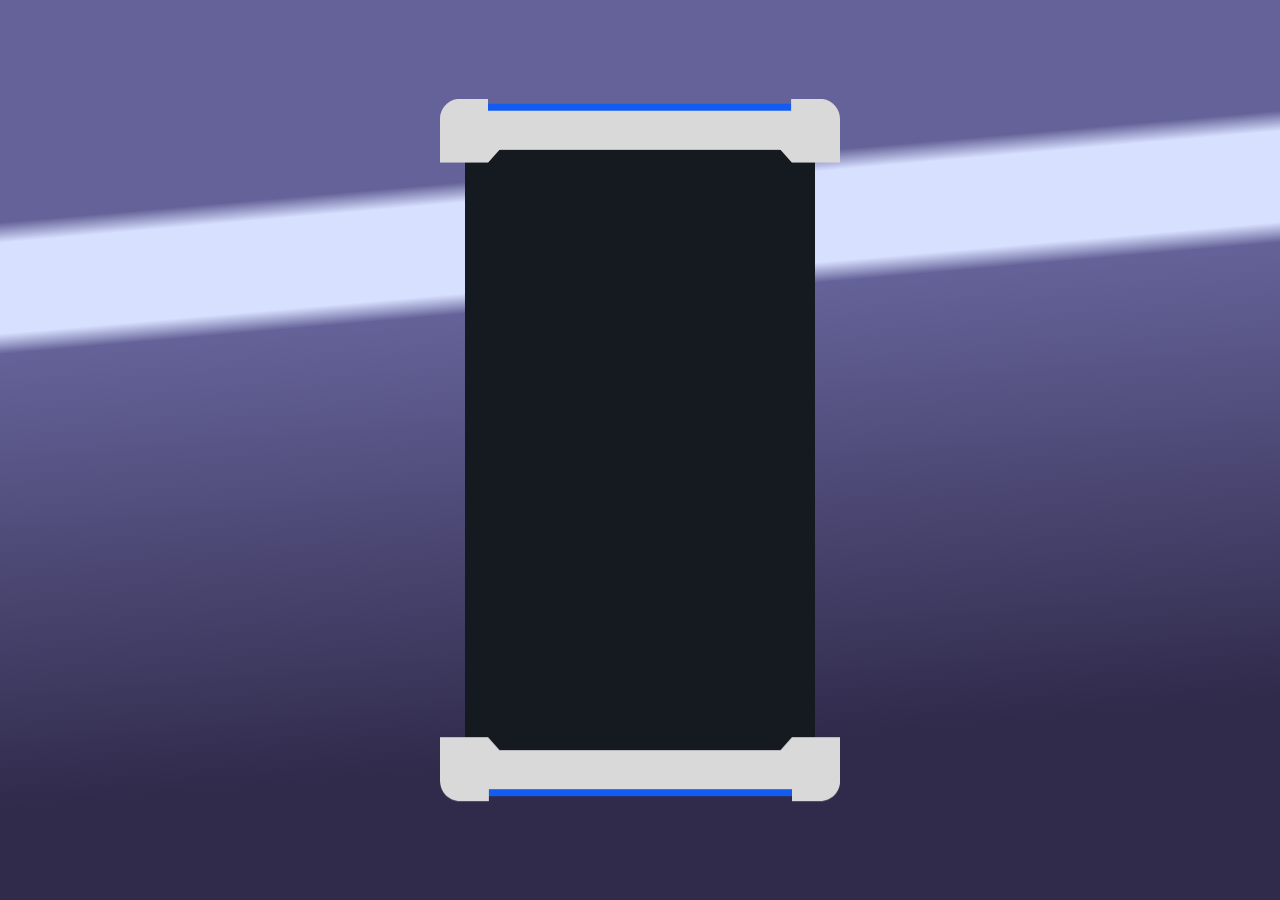
<file: Calculator-Yuuka/index.html>
<!DOCTYPE html>
<html lang="en">
<head>
    <meta charset="UTF-8">
    <meta name="viewport" content="width=device-width, initial-scale=1.0">
    <title>Yuuka Calculator (Basic)</title>
    <link rel="stylesheet" href="./style.css">
    <!-- google font for displaying -->
    <link href="https://fonts.googleapis.com/css?family=Agdasima" rel="stylesheet">
    <meta name='robots' content='noindex,nofollow' />
</head>
<body>
    <div class="calculator">
        <div class="top-on" id="top"></div>
        <div class="cal-area">
            <div class="calculator-body">
                <div class="display" id="display">
                    <!-- Display area -->
                </div>
                <div class="numpad-col">
                    <div class="numpad-row">
                        <button class="num-btn" id="num9">9</button>
                        <button class="num-btn" id="num8">8</button>
                        <button class="num-btn" id="num6">6</button>
                    </div>
                    <div class="numpad-row">
                        <button class="num-btn" id="num7">7</button>
                        <button class="num-btn" id="num5">5</button>
                        <button class="num-btn" id="num3">3</button>
                    </div>
                    <div class="numpad-row">
                        <button class="num-btn" id="num4">4</button>
                        <button class="num-btn" id="num2">2</button>
                        <button class="num-btn" id="num1">1</button>
                    </div>
                    <button class="num-btn" id="num0">0</button>
                </div>
                <div class="move-up">
                    <div class="mini-btnset">
                        <div class="mini-btnset-col">
                            <div class="mini-btnset-row">
                                <button class="other-btn" id="add">+</button>
                                <button class="other-btn" id="dif">-</button>
                                <button class="other-btn" id="mul">*</button>
                                <button class="other-btn" id="div">/</button>
                            </div>
                            <div class="mini-btnset-row">
                                <button class="other-btn" id="equal">=</button>
                                <button class="other-btn" id="del">C</button>
                            </div>
                        </div>
                    </div>
                </div>
                <button class="other-btn" style="position: absolute; margin-top: 550px; transform: rotate(0deg);" id="dot">.</button>
                <div class="dot" style="margin-right: 250px; margin-top: 20px;"></div>
                <div class="dot" style="margin-right: 250px; margin-top: 560px;"></div>
                <div class="right-btn"></div>
                <div class="switch-btnset">
                    <div class="switch-btnset-sub">
                        <div class="switch-btn"></div>
                        <div class="switch-btn"></div>
                    </div>
                    <div class="switch-btnset-sub">
                        <div class="switch-btn"></div>
                        <div class="switch-btn"></div>
                    </div>
                </div>
            </div>
        </div>
        <div class="bottom-on" id="bottom"></div>
    </div>
</body>
<script src="./script.js"></script>
</html>
</file>
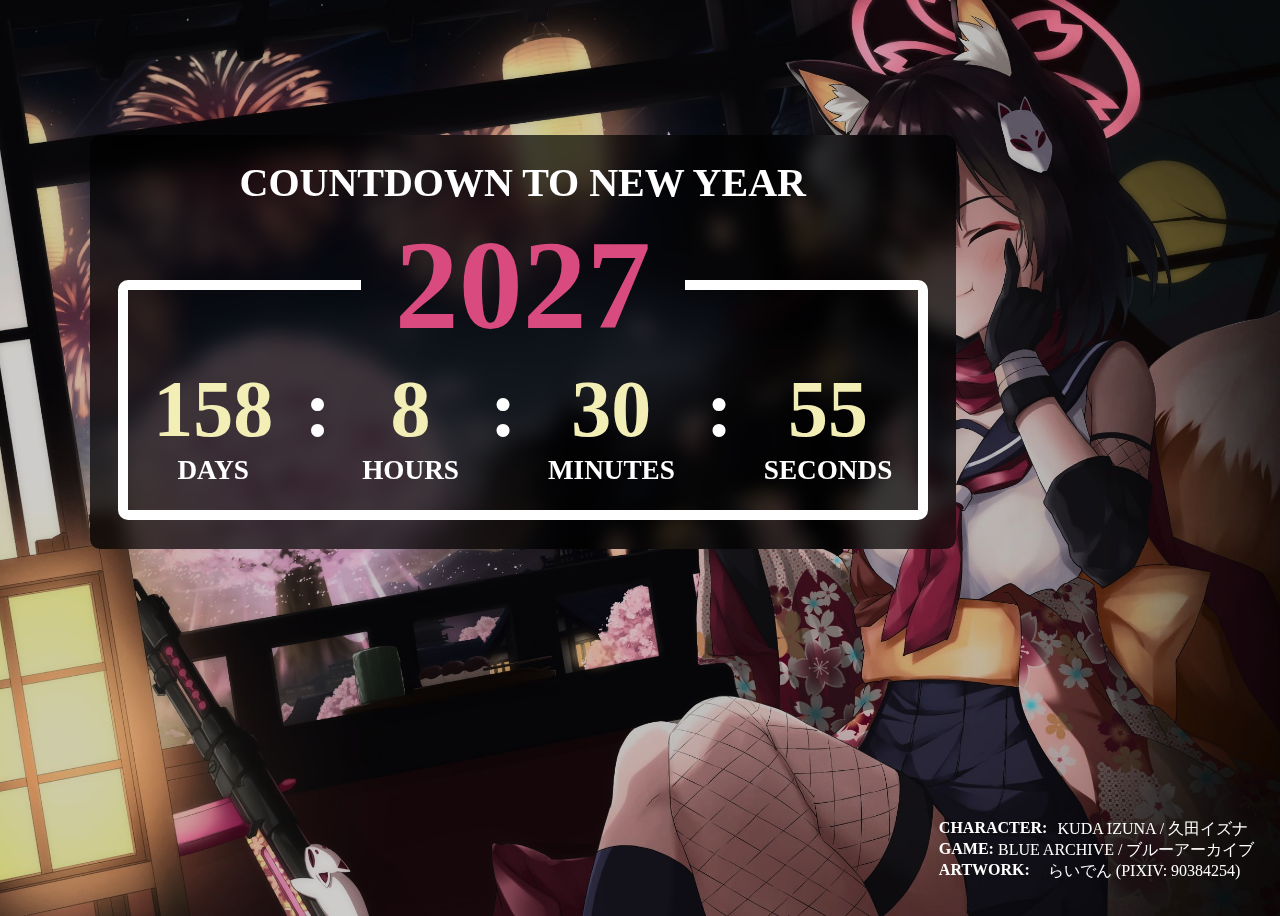
<file: CD_timer/index.html>
<!DOCTYPE html>
<html lang="en">
  <head>
    <meta charset="UTF-8" />
    <meta name="viewport" content="width=device-width, initial-scale=1.0" />
    <title>Countdown Timer</title>
    <link rel="stylesheet" href="./style.css" />
    <meta name='robots' content='noindex,nofollow' />
  </head>

  <body>
    <div class="content">
      <fieldset class="blur-bg">
        <legend class="cd-text">Countdown to New Year</legend>
        <fieldset class="cool-box">
          <legend class="yearNumber" id="yearNo"></legend>
          <div>
            <div class="countdown">
              <span class="timer" id="day"></span>Days
            </div>
            <div class="countdown colon"><span>:</span>&nbsp;</div>
            <div class="countdown">
              <span class="timer" id="hour"></span>Hours
            </div>
            <div class="countdown colon"><span>:</span>&nbsp;</div>
            <div class="countdown">
              <span class="timer" id="minute"></span>Minutes
            </div>
            <div class="countdown colon"><span>:</span>&nbsp;</div>
            <div class="countdown">
              <span class="timer" id="second"></span>Seconds
            </div>
          </div>
        </fieldset>
      </fieldset>
    </div>
    <div class="info">
      <div class="info-row">
        <div class="info-label">Character:&nbsp;</div>
        <div class="info-value">Kuda Izuna / 久田イズナ</div>
      </div>
      <div class="info-row">
        <div class="info-label">Game:&nbsp;</div>
        <div class="info-value">Blue Archive / ブルーアーカイブ</div>
      </div>
      <div class="info-row">
        <div class="info-label">Artwork:&nbsp;</div>
        <div class="info-value">らいでん (Pixiv: 90384254)</div>
      </div>
    </div>
  </body>
  <script src="./script.js"></script>
</html>
</file>
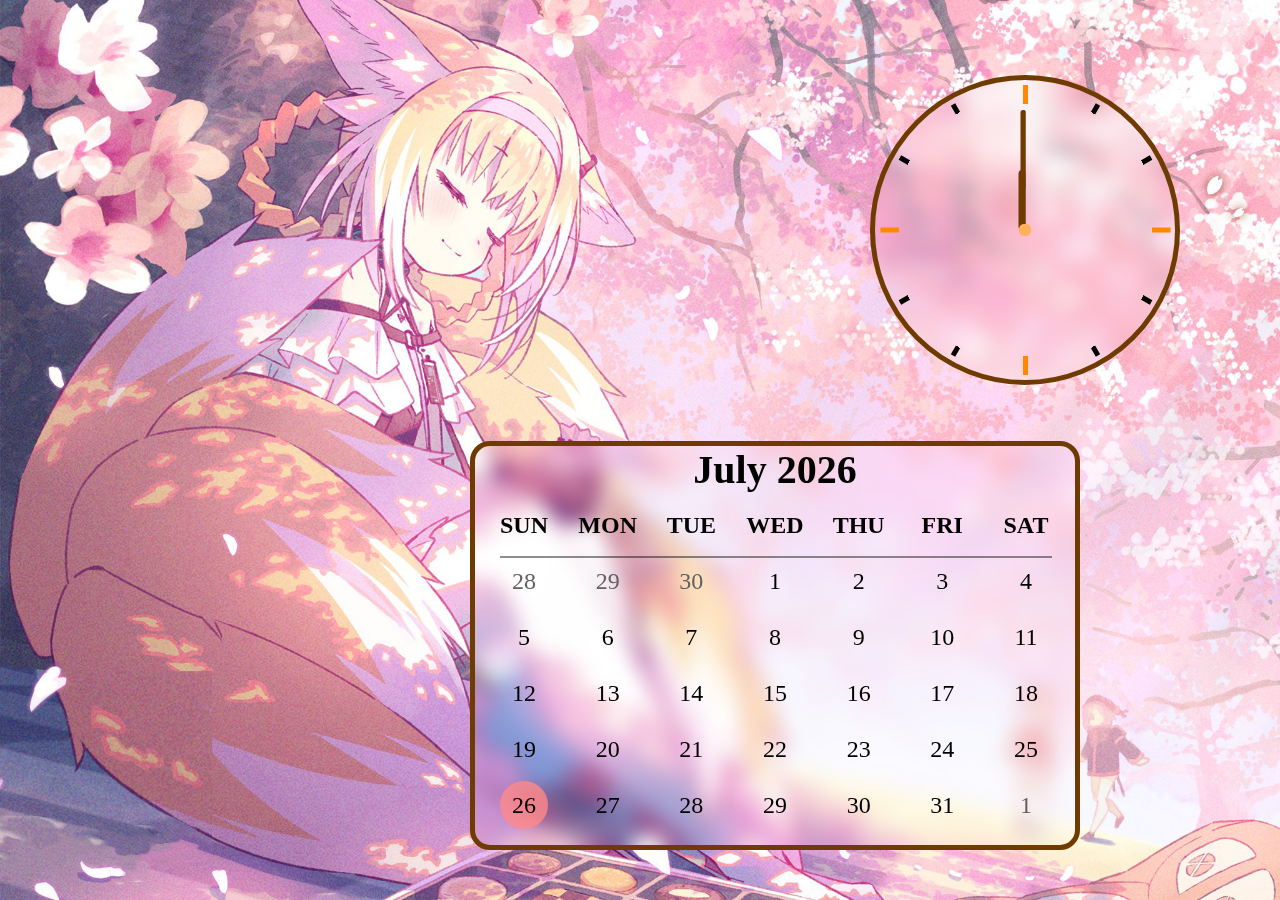
<file: ClockAndCalendar/index.html>
<!DOCTYPE html>
<html lang="en">
<head>
    <meta charset="UTF-8">
    <meta name="viewport" content="width=device-width, initial-scale=1.0">
    <title>Clock & Calandar</title>
    <link rel="stylesheet" href="./style.css">
    <meta name='robots' content='noindex,nofollow' />
</head>
<body>
    <div class="clock-zone blur-bd">
        <div class="dalline"></div>
        <div class="dalline"></div>
        <div class="dalline"></div>
        <div class="dalline"></div>
        <div class="dalline"></div>
        <div class="dalline"></div>
        <div class="dalline"></div>
        <div class="dalline"></div>
        <div class="dalline"></div>
        <div class="dalline"></div>
        <div class="dalline"></div>
        <div class="dalline"></div>

        <div class="hour-hand" id="hour"></div>
        <div class="minute-hand" id="minute"></div>
        <div class="second-hand" id="second"></div>
        <div class="pin-hand"></div>
    </div>
    <div class="calendar-zone blur-bd">
        <div class="calendar-month"></div>
        <div class="calendar-week week-title">
            <div class="calendar-day day-title">SUN</div>
            <div class="calendar-day day-title">MON</div>
            <div class="calendar-day day-title">TUE</div>
            <div class="calendar-day day-title">WED</div>
            <div class="calendar-day day-title">THU</div>
            <div class="calendar-day day-title">FRI</div>
            <div class="calendar-day day-title">SAT</div>
        </div>
        <div class="calendar-content" id="dateContent">
        </div>
    </div>
</body>
<script src="./script.js"></script>
</html>
</file>
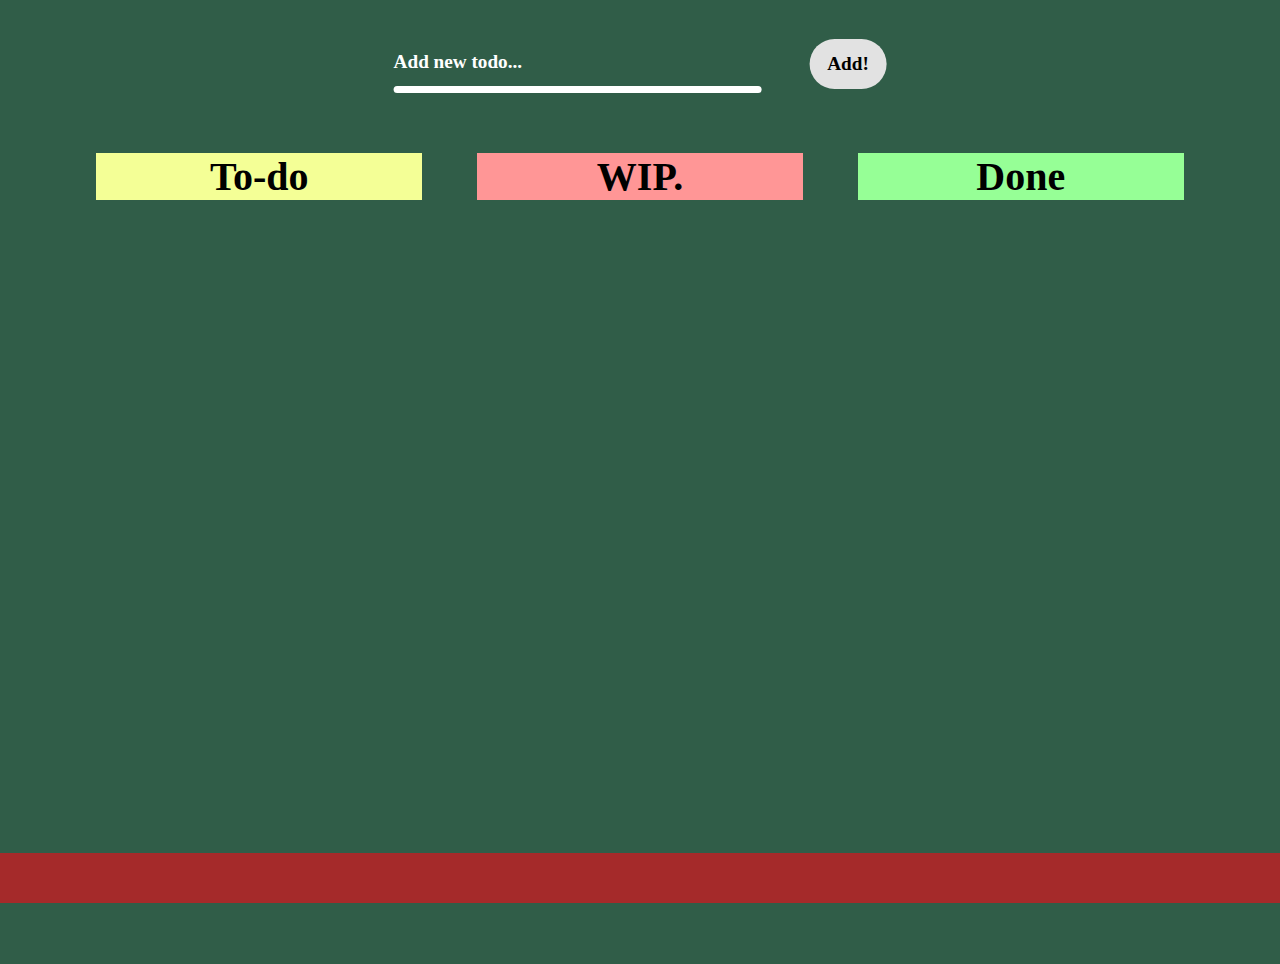
<file: Kanban_pureJS/index.html>
<!DOCTYPE html>
<html lang="en">
  <head>
    <meta charset="UTF-8" />
    <meta name="viewport" content="width=device-width, initial-scale=1.0" />
    <title>Kanban_pureJS</title>
    <link rel="stylesheet" href="./style.css" />
    <meta name='robots' content='noindex,nofollow' />
  </head>
    <div class="addTodo">
        <div class="addTodo-inputBox">
            <input class="addTodo-input" name="addTodo" id="addTodo-input" required/>
            <span class="addTodo-label">Add new todo...</span>
        </div>
        <button class="addTodo-btn">Add!</button>
    </div>
    <div class="kb-table">
        <div class="kb-section" ondrop="onDrop(event)" ondragover="allowDrop(event)">
            <div class="kb-title todo-title">
                <h1>To-do</h1>    
            </div>
            <div class="kb-list" id="todo">
            </div>
        </div>
        <div class="kb-section" ondrop="onDrop(event)" ondragover="allowDrop(event)">
            <div class="kb-title wip-title">
                <h1>WIP.</h1>
            </div>
            <div class="kb-list" id="wip">
            </div>
        </div>
        <div class="kb-section" ondrop="onDrop(event)" ondragover="allowDrop(event)">
            <div class="kb-title done-title">
                <h1>Done</h1>
            </div>
            <div class="kb-list" id="done">    
            </div>
        </div>
    </div>
    <div class="kb-remove" ondrop="onDrop(event)" ondragover="allowDrop(event)"></div>
  </body>
  <script src="./script.js"></script>
</html>
</file>
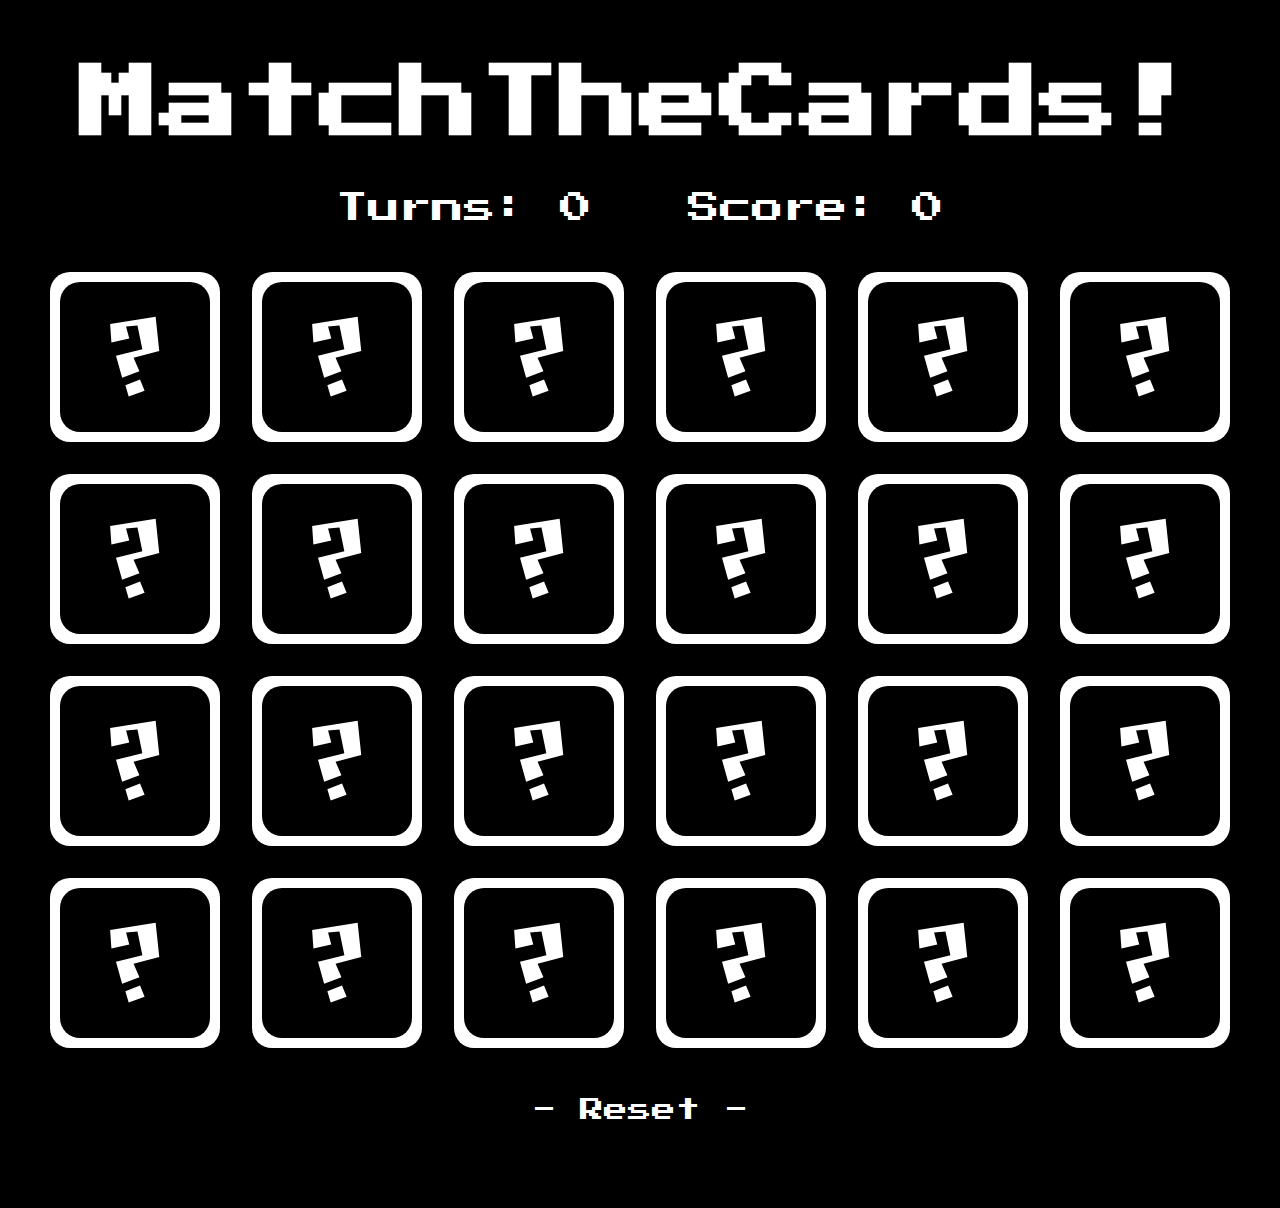
<file: MatchTheCards/index.html>
<!DOCTYPE html>
<html lang="en">
<head>
    <meta charset="UTF-8">
    <meta name="viewport" content="width=device-width, initial-scale=1.0">
    <title>Match the Cards</title>
    <link rel="stylesheet" href="./style.css">
    <link rel="stylesheet"href="https://fonts.googleapis.com/css?family=Press Start 2P">
</head>
<body>
    <div class="title">MatchTheCards!</div>
    <div class="scoreboard">
        <div>Turns: <span id="turnNo">0</span></div>
        <div>Score: <span id="pts">0</span></div>
    </div>
    <div class="game-board">
    </div>
    <div class="options">
        <button class="resetBtn">Reset</button>
    </div>
    <div class="barrier"></div>
</body>
<script src="./script.js"></script>
</html>
</file>
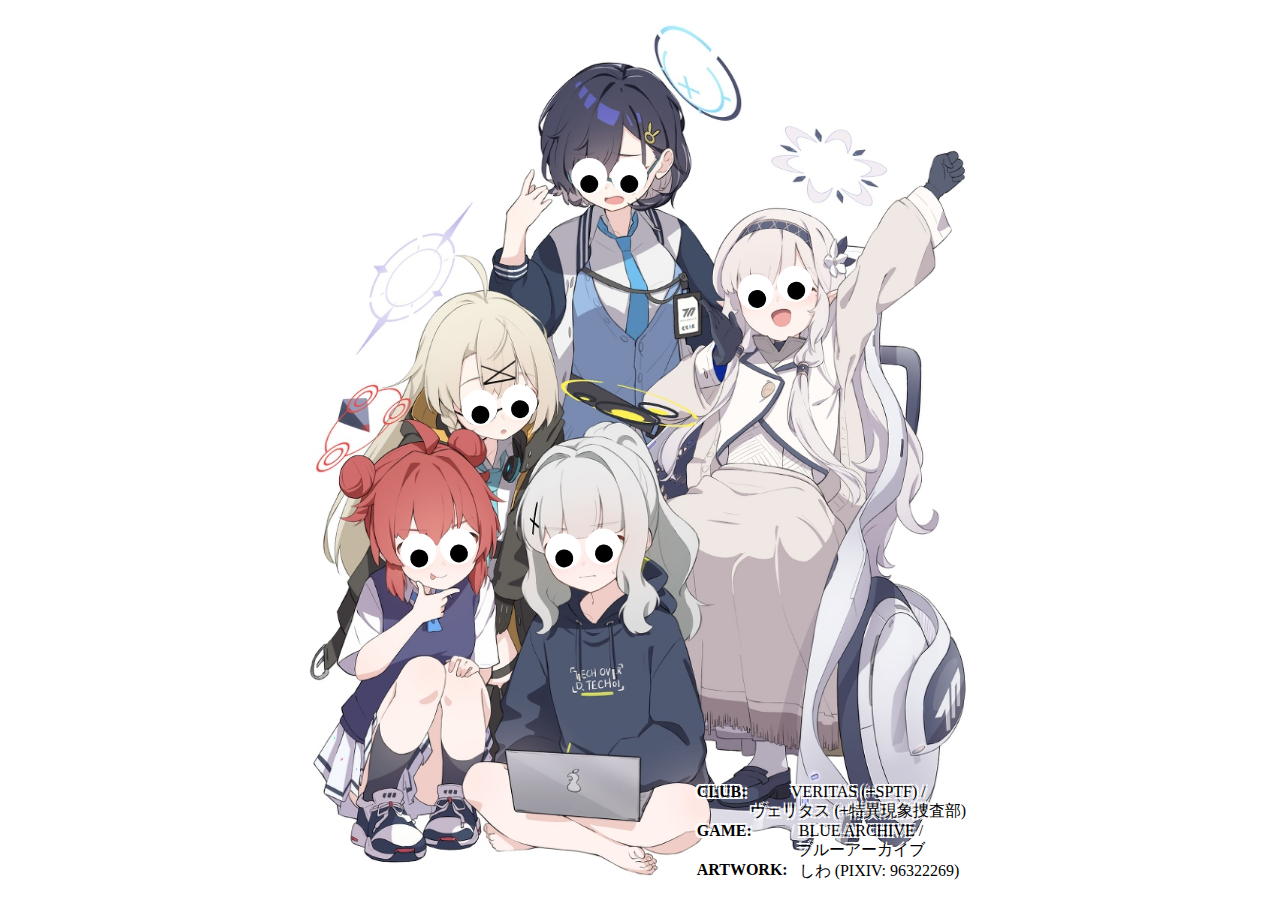
<file: MotionEyes/index.html>
<!DOCTYPE html>
<html lang="en">
<head>
    <meta charset="UTF-8">
    <meta name="viewport" content="width=device-width, height=device-height, initial-scale=1.0">
    <title>Motion Eyes</title>
    <link rel="stylesheet" href="./style.css">
    <meta name='robots' content='noindex,nofollow' />
</head>
<body>
    <div class="bgImage">
        <div class="eyes" id="chihiro">
            <div class="eye">
            </div>
            <div class="eye">
            </div>
        </div>
        <div class="eyes" id="kotama">
            <div class="eye">
            </div>
            <div class="eye">
            </div>
        </div>
        <div class="eyes" id="himari">
            <div class="eye">
            </div>
            <div class="eye">
            </div>
        </div>
        <div class="eyes" id="maki">
            <div class="eye">
            </div>
            <div class="eye">
            </div>
        </div>
        <div class="eyes" id="hare">
            <div class="eye">
            </div>
            <div class="eye">
            </div>
        </div>
        <div class="info">
            <div class="info-row">
              <div class="info-label">Club:&nbsp;</div>
              <div class="info-value">Veritas (+SPTF) /<br> ヴェリタス (+特異現象捜査部)</div>
            </div>
            <div class="info-row">
              <div class="info-label">Game:&nbsp;</div>
              <div class="info-value">Blue Archive /<br> ブルーアーカイブ</div>
            </div>
            <div class="info-row">
              <div class="info-label">Artwork:&nbsp;</div>
              <div class="info-value">しわ (Pixiv: 96322269)</div>
            </div>
          </div>
    </div>

</body>
<script src="./script.js"></script>
</html>
</file>
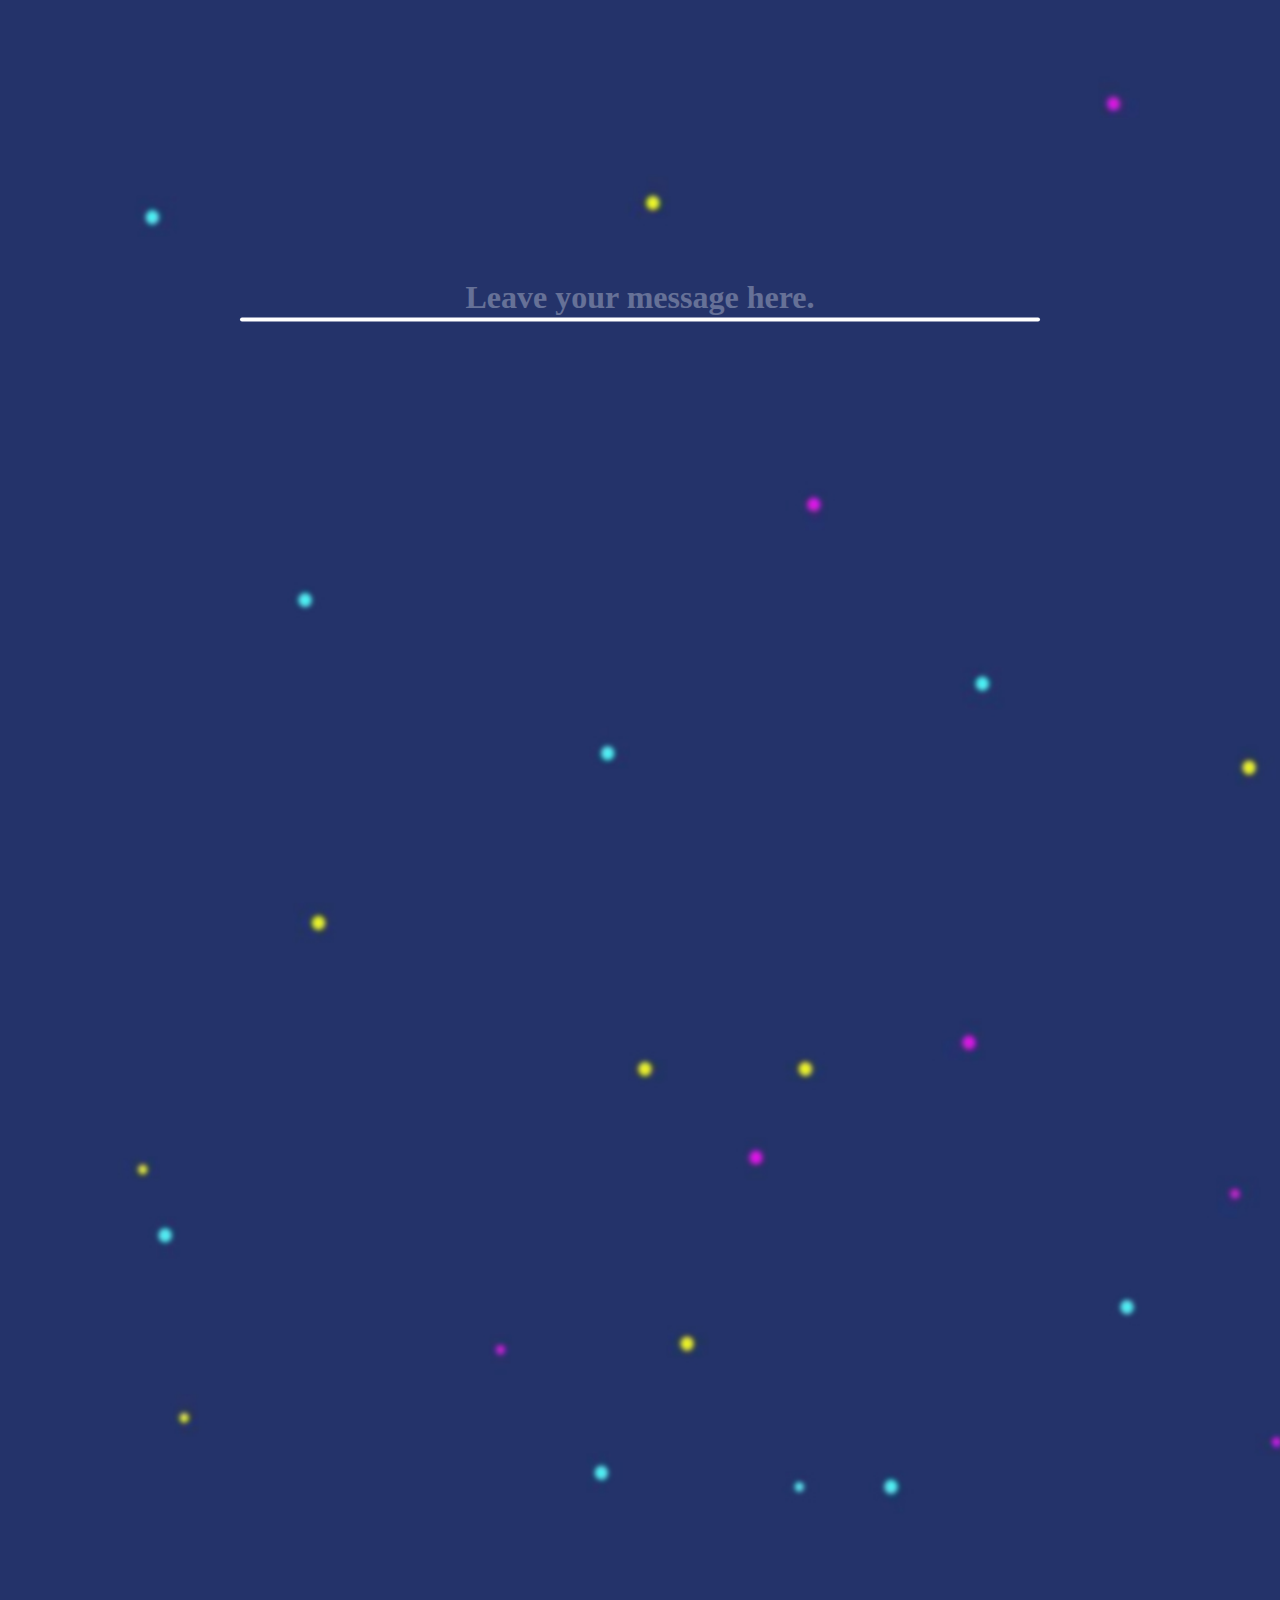
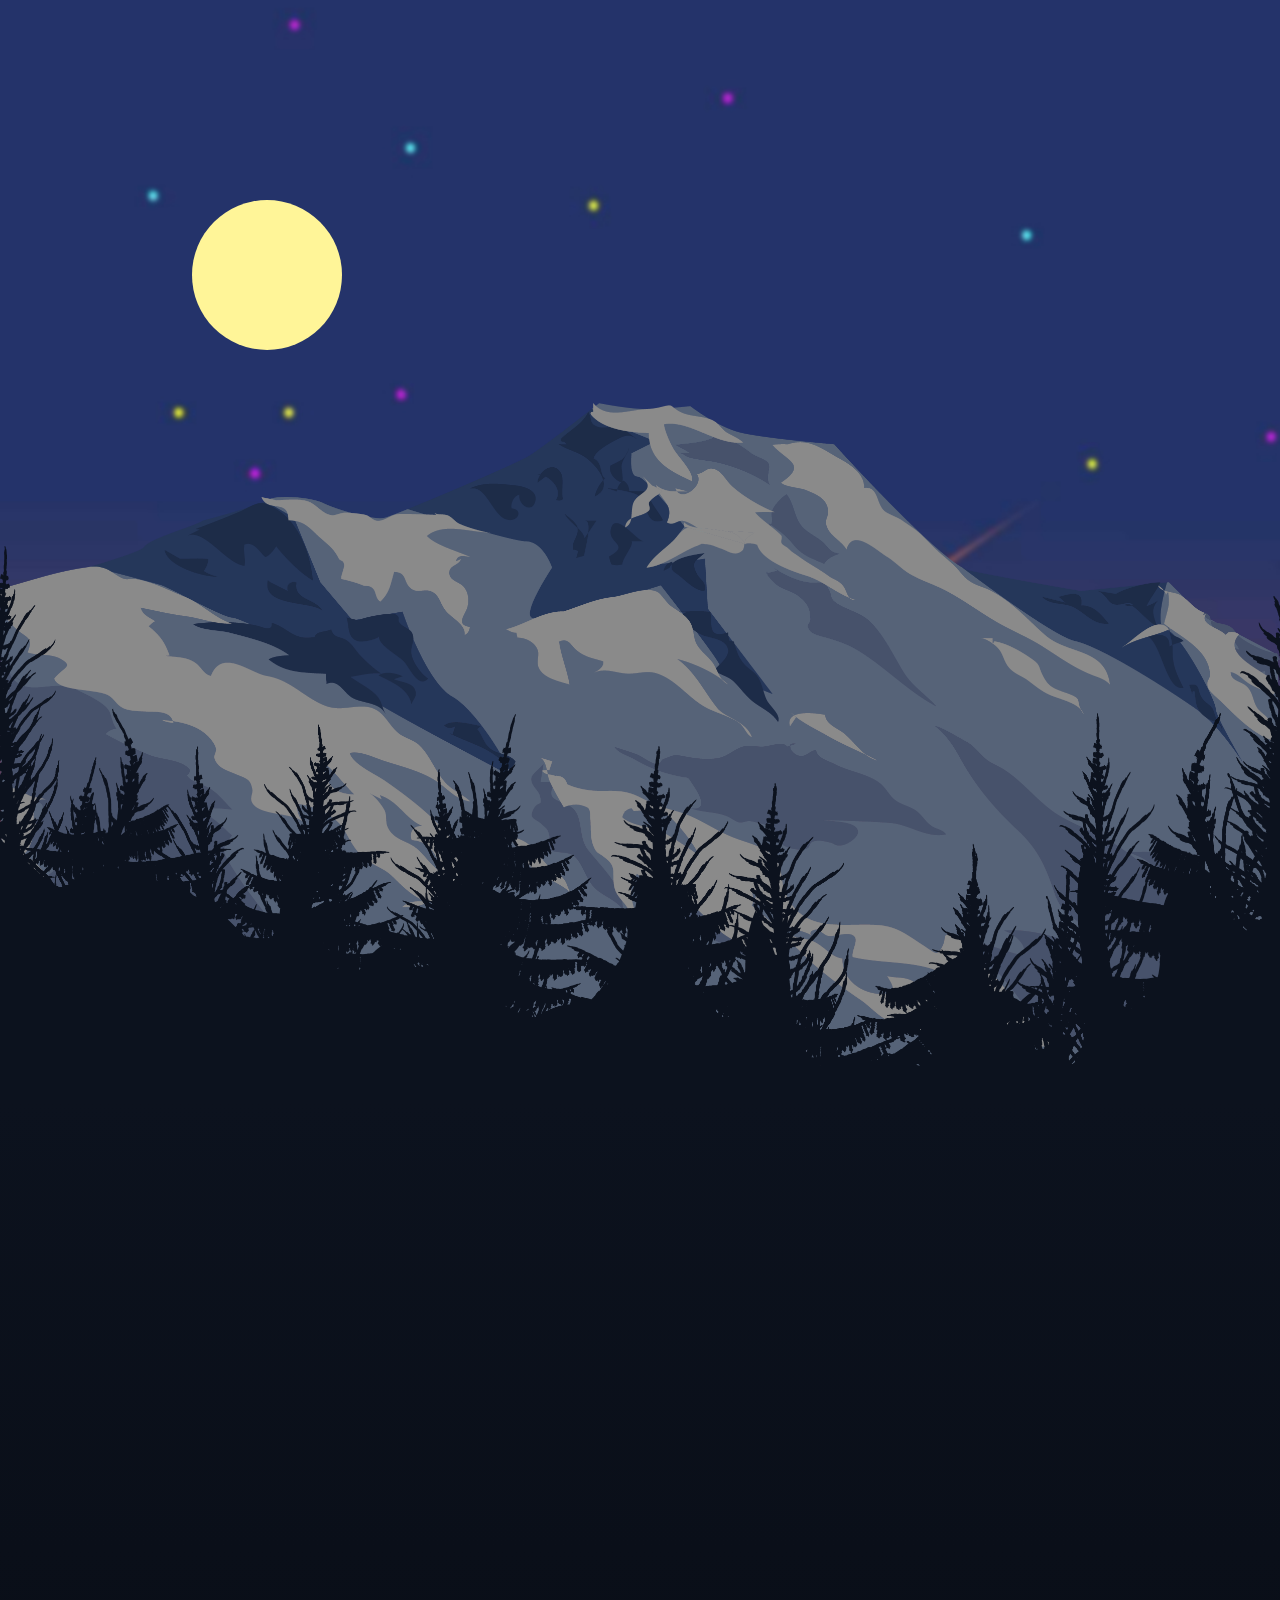
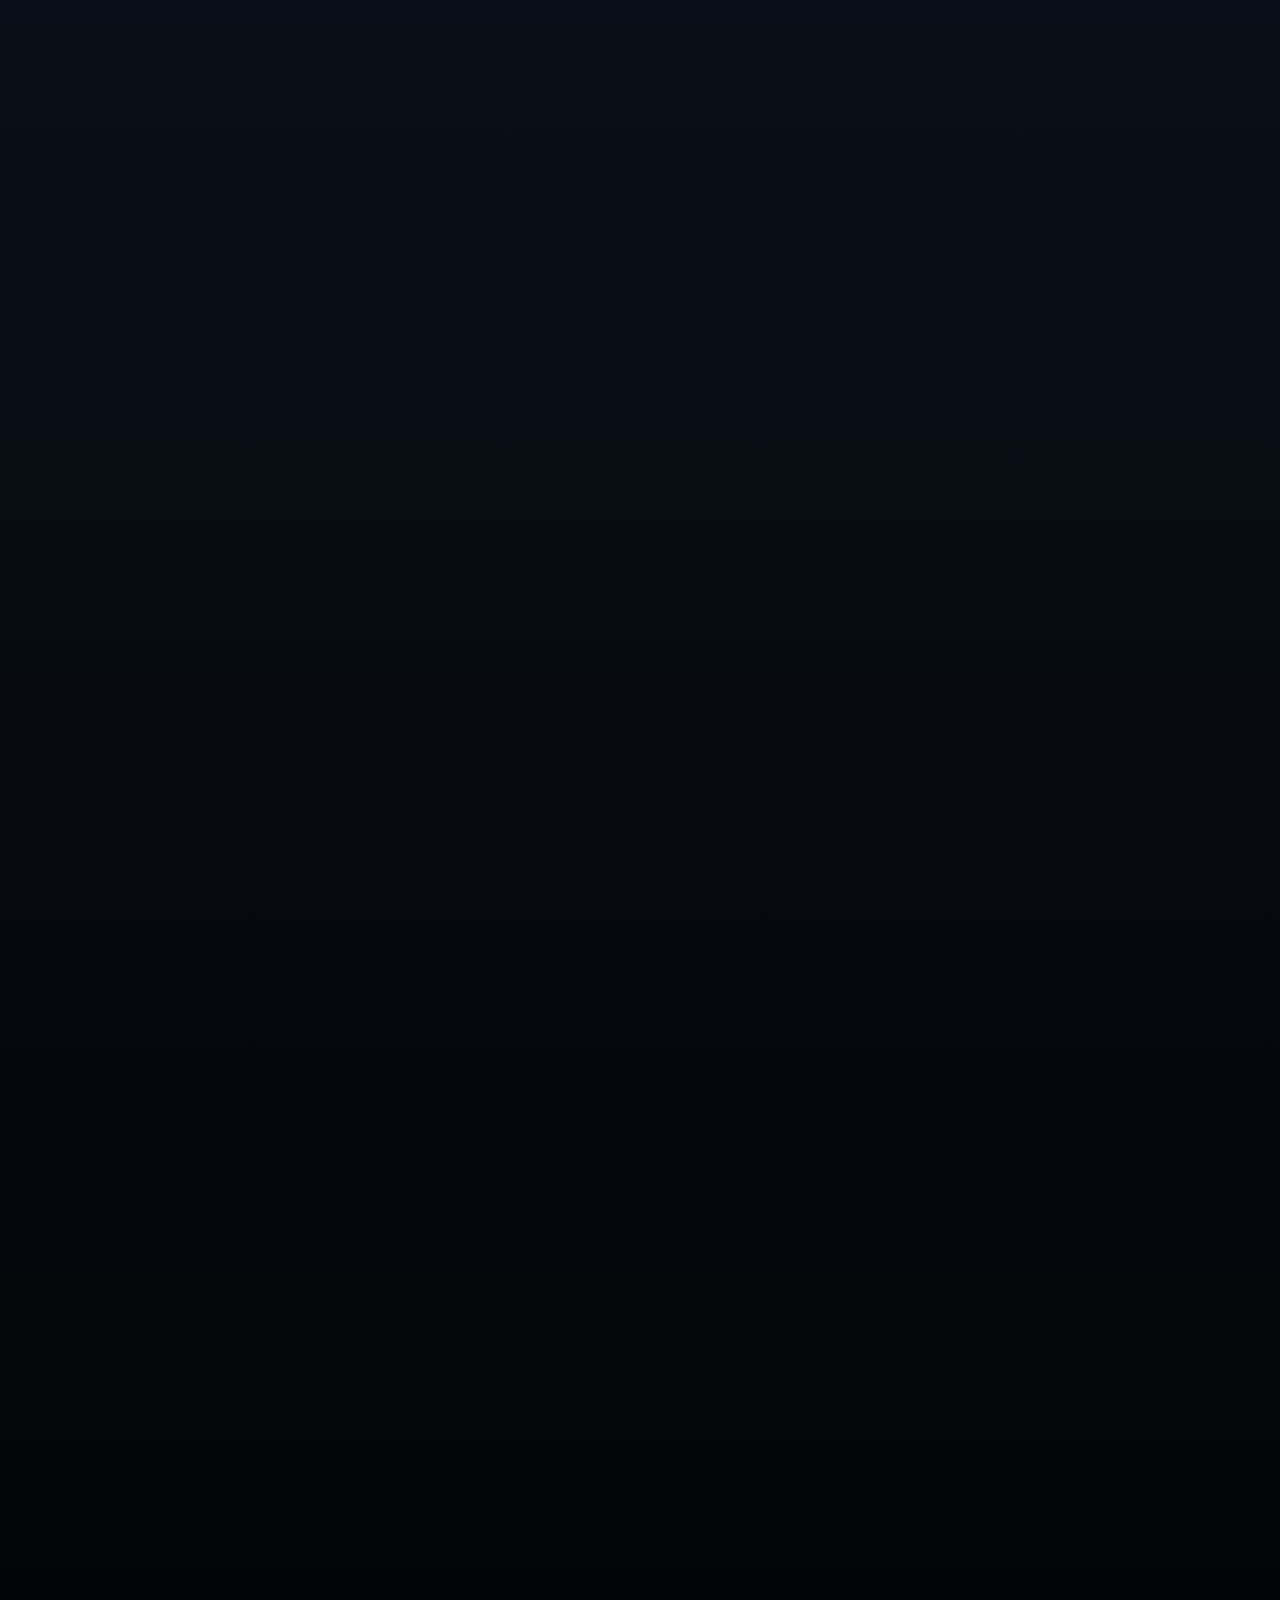
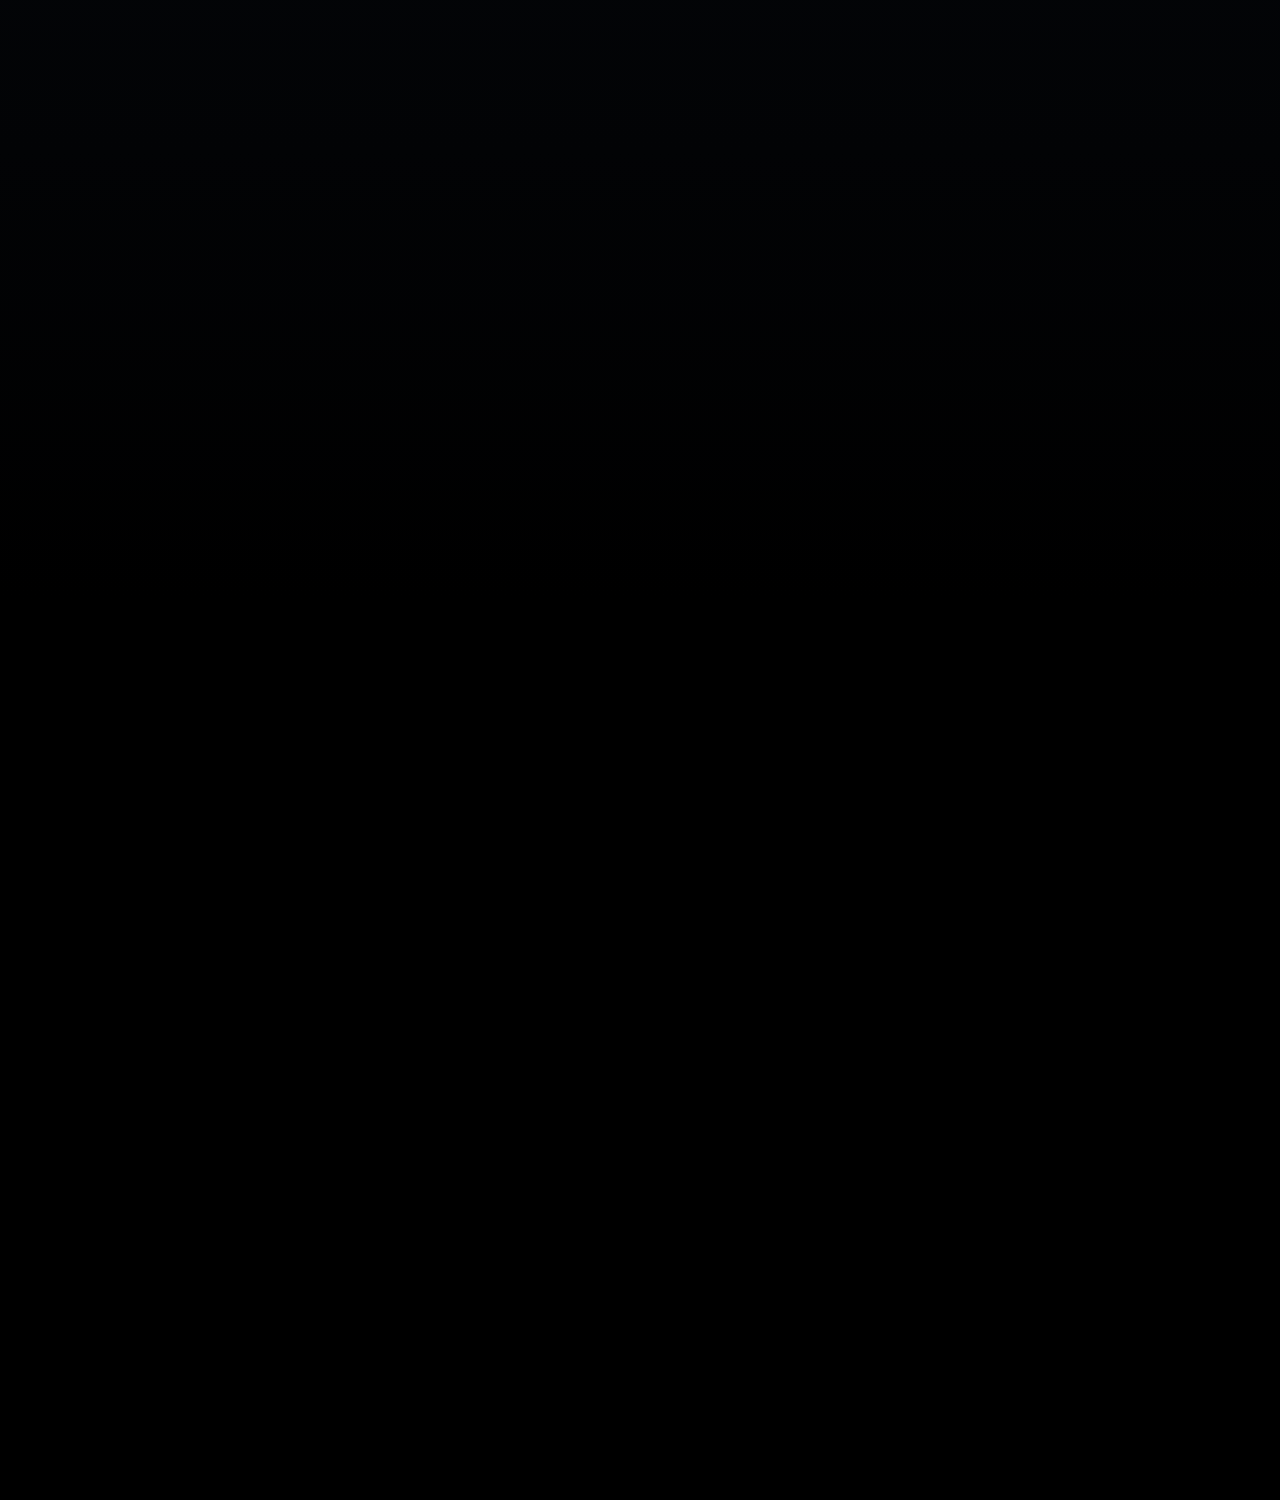
<file: parallax/index.html>
<!DOCTYPE html>
<html lang="en">
<head>
    <meta charset="UTF-8">
    <title>Parallax</title>
    <link rel="stylesheet" href="./style.css">
    <meta name='robots' content='noindex,nofollow' />
</head>
<body onload="setScroll()">
    <div class="parallax">
        <div class="sky-bg"></div>
        <div class="input-form">
            <input class="input-box" id="title-text" name="title-text" type="text" maxlength="30" required/>
            <div class="label"><h3 class="text-label"></h3></div>
        </div>
        <div class="moon"></div>
        <div class="mt"></div>
        <div class="display-text"><h1 id="msg"></h1></div>
        <div class="abyss"></div>
        <div class="bottom">
            <div class="meetText"><h2>You've found Skadi the Corrupting Heart!</h2></div>
            <div class="skadi">
                <div class="headArea"></div>
                <div class="headpatGif"></div>
            </div>
            <div class="hp">
                <h2 class="hp-text">hover on her head to headpat</h2>
            </div>
        </div>
    </div>
</body>
<script src="./script.js"></script>
<script src="./smoothScroll.js"></script>
</html>
</file>
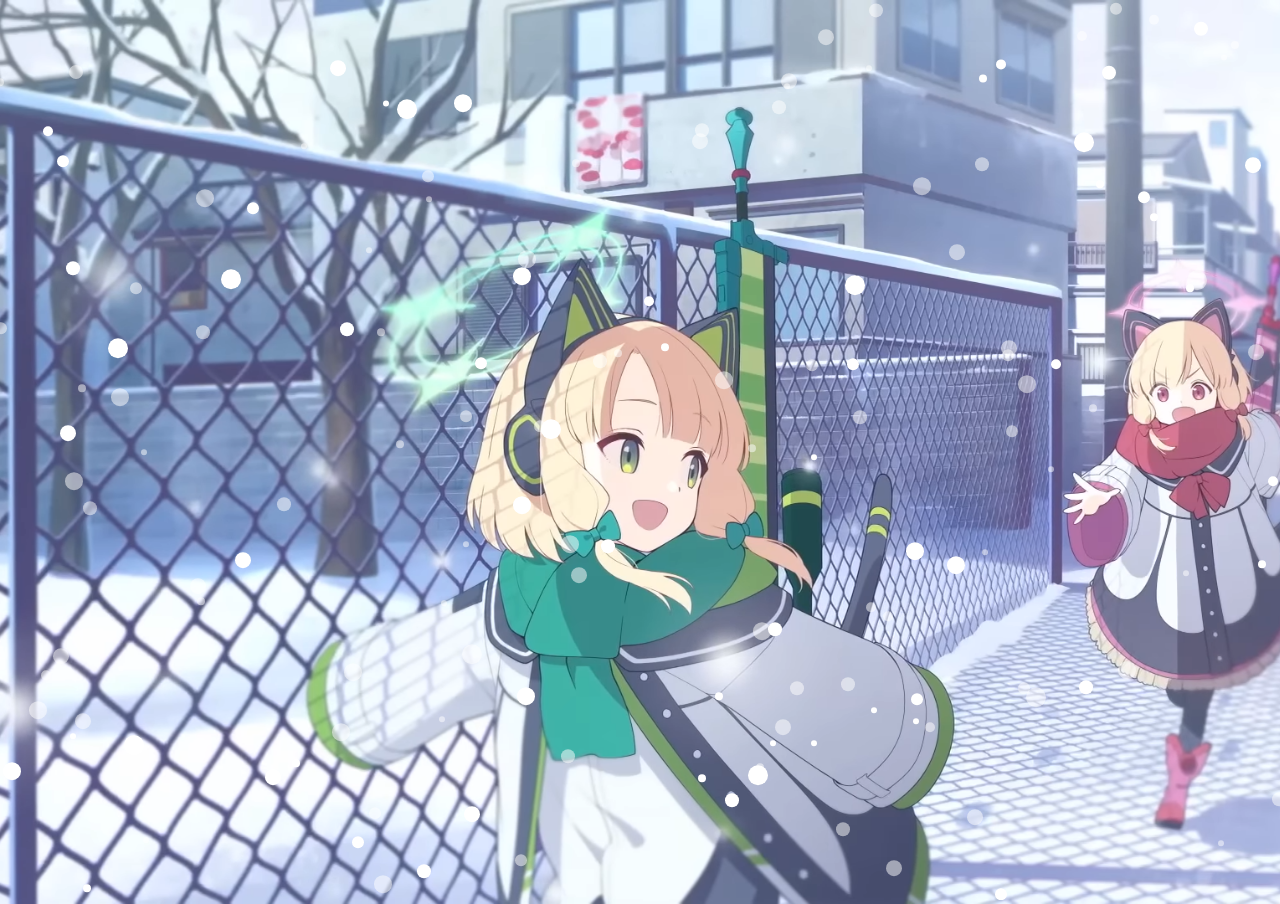
<file: SnowfallEffect/index.html>
<!DOCTYPE html>
<html lang="en">
<head>
    <meta charset="UTF-8">
    <meta name="viewport" content="width=device-width, initial-scale=1.0">
    <title>Snow Fall</title>
    <link rel="stylesheet" href="./style.css">
    <meta name='robots' content='noindex,nofollow' />
</head>
<body>
    <canvas id="snow-layer"></canvas>
</body>
<script src="./script.js"></script>
</html>
</file>
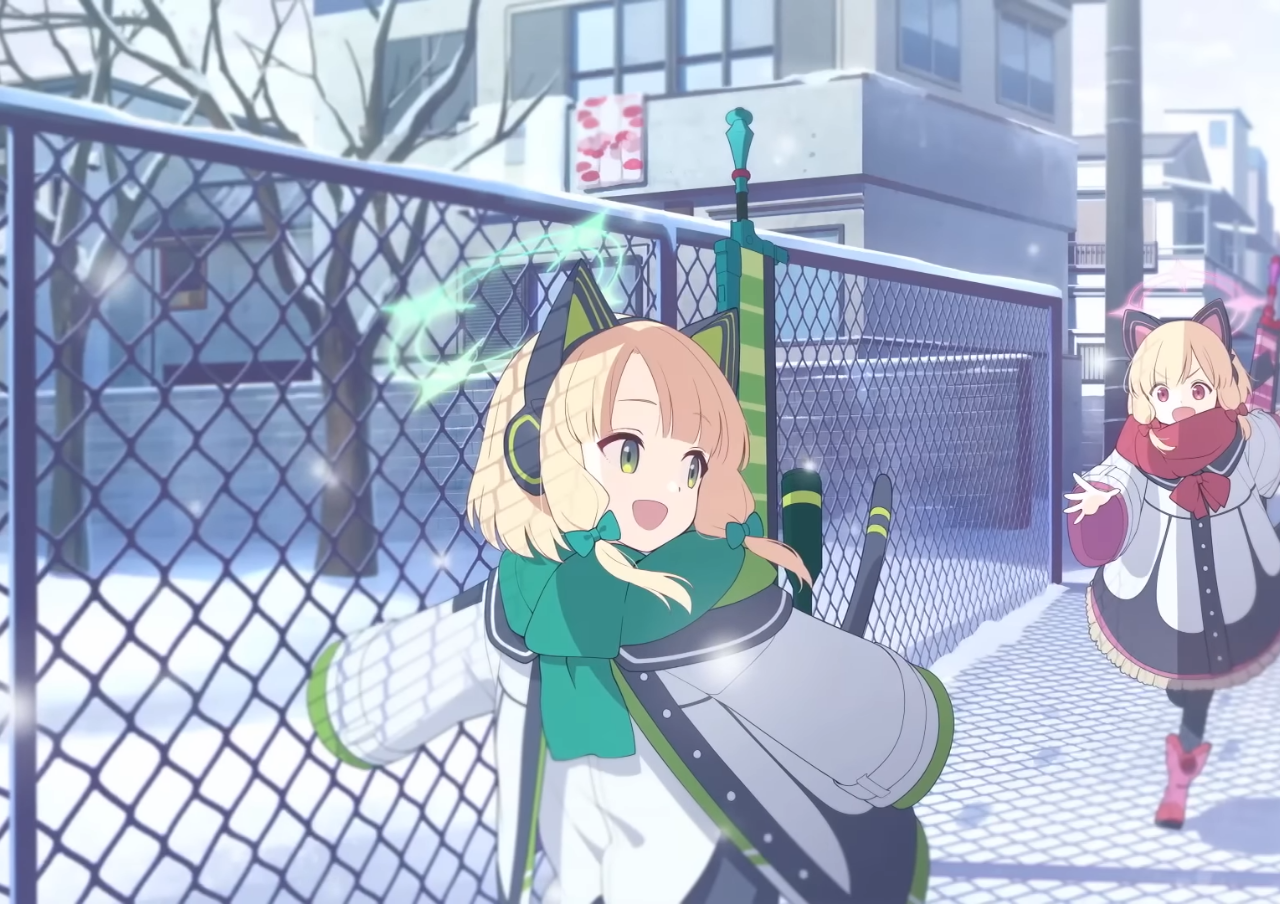
<file: SnowfallKonamiCode/index.html>
<!DOCTYPE html>
<html lang="en">
<head>
    <meta charset="UTF-8">
    <meta name="viewport" content="width=device-width, initial-scale=1.0">
    <title>Snow Fall (Konami)</title>
    <link rel="stylesheet" href="./style.css">
    <meta name='robots' content='noindex,nofollow' />
</head>
<body>
    <canvas id="snow-layer"></canvas>
    <div class="key-input-show">
    </div>
</body>
<script src="./script.js"></script>
</html>
</file>
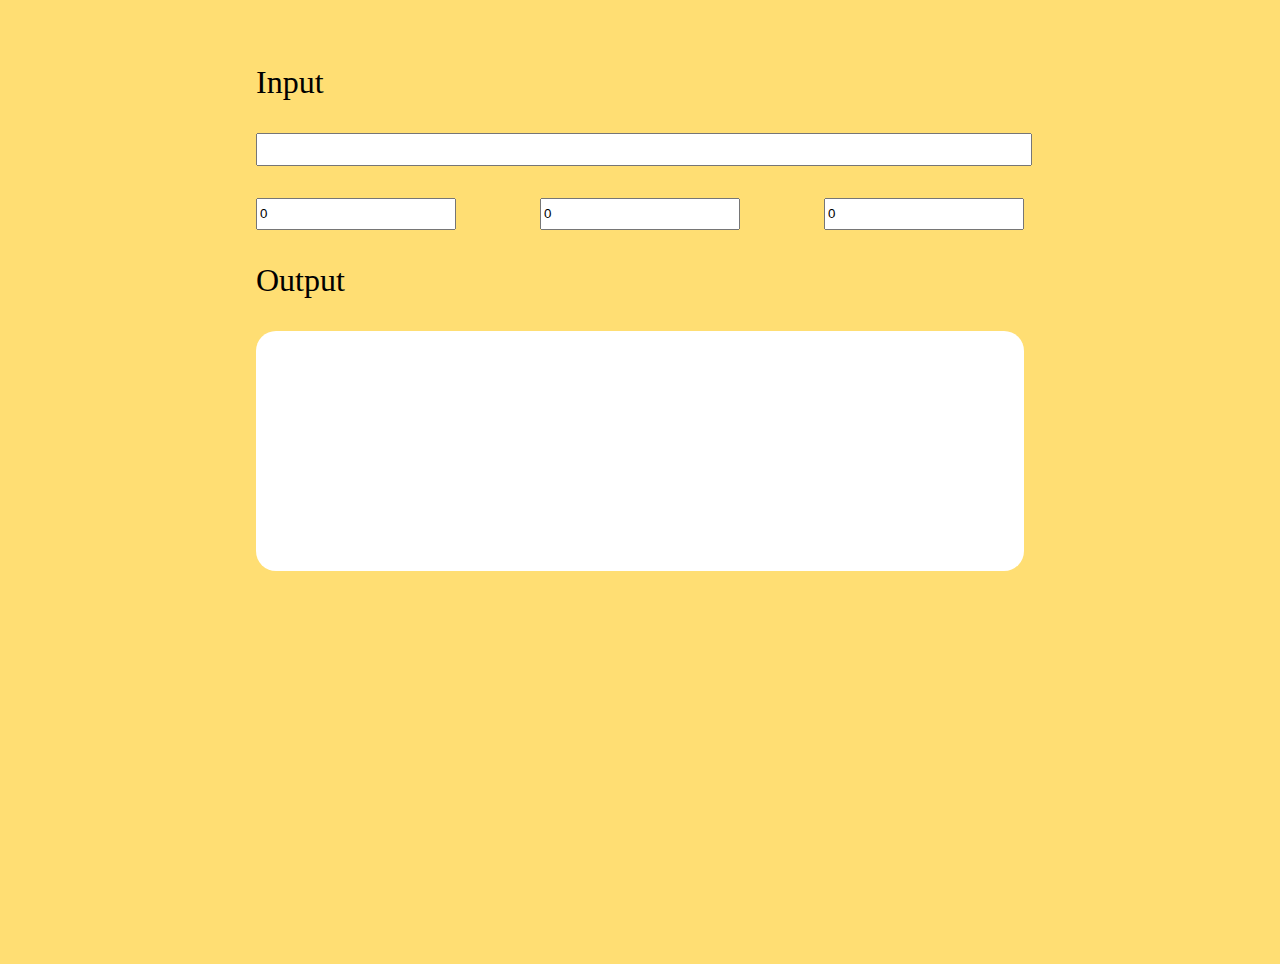
<file: test/index.html>
<!DOCTYPE html>
<html lang="en">
    <head>
        <meta charset="UTF-8">
        <title>Test</title>
        <link rel="stylesheet" href="./style.css">
    </head>
    <body>
        <div class="main">
            <div class="title"><span>Input</span></div>
            <input type="text" class="inputwide" name="textInput" id="textInput" />
            <div class="colorCodeInput">
                <input type="number" class="inputC" id="red" min="0" max="255" value="0"/>
                <input type="number" class="inputC" id="green" min="0" max="255" value="0"/>
                <input type="number" class="inputC" id="blue" min="0" max="255" value="0"/>
            </div>
            <div class="title"><span>Output</span></div>
            <div class="output" id="output"></div>
        </div>
    </body>
  <script src="./script.js"></script>
</html>
</file>
<file: Calculator-Yuuka/style.css>
body {
    width: 100vw;
    height: 100vh;
    margin: 0;
    padding: 0;
    display: flex;
    justify-content: center;
    align-items: center;
    /* Yuuka's hair color */
    background-image: linear-gradient(
        175deg,
        rgb(101, 98, 153) 22%,
        rgb(215,224,255) 24%,
        rgb(215,224,255) 33%,
        rgb(101, 98, 153) 35%,
        rgb(48, 43, 75) 80%
    );
    
    font-family: Agdasima;
    font-size: 2em;
    color: rgb(164,232,255);
}

.calculator {
    display: flex;
    flex-direction: column;
    justify-content: center;
    align-items: center;
}

.cal-area {
    height: 600px;
    width: 350px;
    background-color: rgb(21, 26, 32);
    transition: height 0.3s ease-in;
}

.calculator-body {
    display: flex;
    flex-direction: column;
    align-items: center;
    width: 350px;
    height: 600px;
    z-index: 0;
    transition: opacity 1s;

    opacity: 1;
}

.top, .bottom {
    background-image: url("./asset/cap_off.svg");
    height: 64px;
    width: 400px;
    transform-origin: center;
    transform: translate(0, 20%);
    z-index: 5;
}

.bottom {
    transform: rotate(180deg) translate(0, 20%);
}

.top-on, .bottom-on {
    background-image: url("./asset/cap_on.svg");
    height: 64px;
    width: 400px;
    transform-origin: center;
    transform: translate(0, 20%);
}

.bottom-on {
    transform: rotate(180deg) translate(0, 20%);
}


.dot {
    background-color: rgb(217, 217, 217);
    width: 20px;
    height: 20px;
    border-radius: 50%;
    position: absolute;
}

.right-btn {
    position: absolute;
    background-color: rgb(164,232,255);
    width: 60px;
    height: 30px;
    border-radius: 10px;
    margin-top: 30px;
    margin-left: 330px;
    border: solid 5px rgb(0, 59, 70);

    transition: margin-left 0.3s;
}

.switch-btnset {
    position: absolute;
    display: flex;
    width: 250px;
    justify-content: space-between;
    margin-top: 180px;
}

.switch-btnset-sub {
    width: 80px;
    display: flex;
    justify-content: space-between;
}

.switch-btn{
    width: 20px;
    height: 50px;
    border-radius: 8px;
    background-color: white;
}

.switch-btn::before {
    width: 10px;
    height: 10px;
    border-radius: 50%;
    background-color: black;
    position: absolute;
    content: '';
    margin-left: 5px;
    margin-top: 3px;
}

.switch-btn::after {
    width: 15px;
    height: 5px;
    border-radius: 5px;
    background-color: rgb(217, 217, 217);
    position: absolute;
    content: '';
    margin-left: 3px;
    margin-top: 53px;
}

.display {
    background-color: transparent;

    margin-top: 21%;
    margin-bottom: 24%;

    width:80%;
    height: 2em;

    display: flex;
    flex-direction: column;
    justify-content: center;
    align-items: center;

    border: none;
    outline: none;

    font-family: Agdasima;
    font-size: 1.25em;
    text-overflow: clip;
    color: rgb(164,232,255);

    white-space: nowrap;
    text-overflow: ellipsis;
    overflow: hidden;
}

.num-btn
{
    width: 2em;
    height: 2em;
    display: flex;
    border-radius: 50%;

    justify-content: center;
    align-items: center;

    background: none;
    border: 4px solid transparent;

    font-family: Agdasima;
    color: rgb(164,232,255);
    font-size: 1em;

    transform-origin: center;
    transform: rotate(-45deg);
    z-index: 2;
}

.numpad-col {
    margin-top: 1em;
    display: flex;
    flex-direction: column;
    justify-content: center;
    align-items: center;
    margin-right: 62px;

    transform-origin: center;
    transform: rotate(45deg);
    gap:20px;
}

.numpad-row {
    display: flex;
    gap:20px;
}

.mini-btnset {
    position:relative;
    right: -100px;
    top: -5px
}

.mini-btnset-col {
    margin-top: 1em;
    display: flex;
    flex-direction: column;
    align-items: center;

    transform-origin: center;
    transform: rotate(-45deg);
    gap:5px;
}

.mini-btnset-row {
    display: flex;
    gap:5px;
}

.other-btn {
    width: 2em;
    height: 2em;
    display: flex;
    border-radius: 50%;

    justify-content: center;
    align-items: center;

    border: 4px solid transparent;

    background: transparent;  

    position: relative;

    font-family: Agdasima;
    color: rgb(164,232,255);
    font-size: 0.6em;
    font-weight: bold;

    outline: none;

    transform: rotate(45deg);
    z-index: 2;
}

.num-btn::before {
    /* it is impossible to do curve/circular gradient border with transparent background, using black background as an alternative way */
    background: black center; /* Change background color to black */
    z-index: -1; /* Update z-index to -2 */

    width: 90%;
    height: 90%;
    position: absolute;
    display: block;
    border-radius: 50%;

    content: "";
}

.other-btn::before {
    /* it is impossible to do curve/circular gradient border with transparent background, using black background as an alternative way */
    background: black center; /* Change background color to black */
    z-index: -1; /* Update z-index to -2 */

    width: 83%;
    height: 83%;
    position: absolute;
    display: block;
    border-radius: 50%;

    content: "";
}

.num-btn:active:before,
.other-btn:active:before {
    background: transparent;
}

.num-btn::after,
.other-btn::after {
    /* Use ::after pseudo-element for the spinning background */
    background: linear-gradient(
            135deg,
            rgb(164, 232, 255) 10%,
            rgb(18, 97, 242)
        ) border-box;
    z-index: -2; /* Set z-index to -1 */

    width: 100%;
    height: 100%;
    position: absolute;
    display: block;
    border-radius: 50%;

    content: "";
    animation: light-spin 2s linear infinite;
}
.move-up {
    margin-top: -115px;
    margin-left: 30px;
}

@keyframes light-spin {
    0% {
        backg: 0deg;
    }
    100% {
        rotate: 360deg;
    }
}
</file>
<file: CD_timer/style.css>
body {
    background-image: url("./bg.jpg");
    background-size: cover;
    overflow: hidden;
    height: 100vh;
    background-position: top center;

    font-family: Comic Sans MS;
    font-weight: bold;
    text-align: center;
    text-transform: uppercase;
    color:rgba(255, 255, 255, 1);

    display: flex;
    align-items: center;
    flex-direction: column;
    justify-content: center;

    /* no select or copy text on the webpage */
    user-select: none;
}


.content {
    position: fixed;
    left: 7vw;
    top: 15vh;
    padding: 1.5em 0.75em 1.2em;
    
    border-radius: 10px;
    backdrop-filter: blur(10px);

    box-shadow:inset 0px 0px 6px 6px rgba(255, 255, 255, 0);
    background-color: rgba(0, 0, 0, 0.7); /* Adjust the transparency here */
}

.blur-bg {
    border: none;
}


.cd-text {
    font-size: 2.5em;
    font-weight: bold;
    padding-bottom: -0.5em;

}

.cool-box {
    border: 10px solid rgb(255, 255, 255);
    border-radius: 10px;
}

.yearNumber {
    font-size: 8em;
    color: #D94A7E;
    margin: 0 auto 0 auto; /* -1.5em */
    font-weight: bold;
}

.countdown {
    display: inline-block;
    font-size: 1.7em;
    padding: 0 0.5em 0.5em;
}

.countdown span {
    display: block;
    font-size: 5rem;
}

.timer{
    color: #F2EEB6;
}

.info {
    position: fixed;
    bottom:2%;
    right:2%;
    grid-template-columns: auto 1fr; /* Adjust column widths as needed */
    gap: 10px; /* Adjust the gap between rows as needed */
}
  
.info-row {
    display: grid;
    grid-template-columns: auto 1fr; /* Adjust column widths as needed */
}
  
.info-label {
    font-weight: bold;
}
  
.info-value {
    font-weight: normal;
}

/* for mobile size */
@media screen and (max-width:768px){
    .content {
        display: flex;
        justify-content: center;
        align-items: center;
        position: fixed;
        top: 50%;
        left: 50%;
        transform: translate(-50%, -50%);
        padding: 1em;
    }
    
    .cd-text {
        font-size: 1.2em;
        padding-bottom: -0.5em;
    
    }
    
    .yearNumber {
        font-size: 4em;
    }
    
    .countdown {
        font-size: 1.1em;
        display: block;
    }

    .countdown span {
        display: block;
        font-size: 4rem;
    }

    .colon {
        display: none;
    }

    .info {
        display: none;
    }
}
</file>
<file: ClockAndCalendar/style.css>
body {
    width: 100vw;
    height: 100vh;
    overflow: hidden;
    margin: 0;
    padding: 0;
    background-image: url("./suzuran_bg.jpg");
    background-size: cover;
    background-repeat: no-repeat;

    font-family: cursive;
    font-size:2rem;
}

.blur-bd {
    backdrop-filter: blur(10px);
}

.clock-zone {
    width: 300px;
    height: 300px;
    border-radius: 50%;
    border: 5px solid rgb(110, 59, 0);

    position: absolute;
    top: 75px;
    right: 100px;
}

/* click hands */

.pin-hand {
    top: 50%;
    left: 50%;
    transform: translate(-50%,-50%);
    height: 12px;
    width: 12px;
    transform-origin:center;
    background-color: rgb(255, 178, 89);
    position: absolute;
    bottom: 50%;
    transform: translate(-50%,-50%);
    transform-origin: 100%;
    border-radius: 5px;
}

:root {
    --sec: 0s;
    --min: 0s;
    --hr: 0s;
}

.hour-hand {
    left: calc(50% - 3.5px);
    height: 60px;
    width: 7px;
    background-color: rgb(110, 59, 0);
    position: absolute;
    bottom: 50%;
    transform: translate(-50%,0);
    transform-origin: 50% 100%;
    border-radius: 5px;
    animation: spin 43200000ms infinite linear;
    animation-delay: var(--hr, 0ms);
}

.minute-hand {
    left: calc(50% - 2.5px);
    height: 80px;
    width: 5px;
    background-color: rgb(110, 59, 0);
    position: absolute;
    bottom: 50%;
    transform: translate(-50%,-50%);
    transform-origin: 50% 100%;
    border-radius: 5px;
    animation: spin 3600000ms infinite linear;
    animation-delay: var(--min, 0ms);
}

.second-hand {
    left: calc(50% - 1.5px);
    height: 120px;
    width: 3px;
    background-color: rgb(110, 59, 0);
    position: absolute;
    bottom: 50%;
    transform: translate(-50%,0);
    transform-origin: 50% 100%;
    border-radius: 5px;
    animation: spin 60000ms infinite linear;
    animation-delay: var(--sec, 0ms);
}

@keyframes spin {
    from {
        transform: rotate(0deg);
    }
    to {
        transform: rotate(360deg);
    }
}

.dalline{
    position: absolute;
    width: 5px;
    height: 145px;
    background-image: linear-gradient(0deg, rgba(0,0,0,1) 7%, rgba(0,0,0,0) 7%);
    left: calc(50% - 2.5px);
    top: 50%;
    transform-origin: top;
}

.dalline:nth-of-type(1) {
    transform: rotate(30deg);
}

.dalline:nth-of-type(2) {
    transform: rotate(calc(2 * 30deg));
}

.dalline:nth-of-type(3) {
    transform: rotate(calc(3 * 30deg));
}

.dalline:nth-of-type(4) {
    transform: rotate(calc(4 * 30deg));
}

.dalline:nth-of-type(5) {
    transform: rotate(calc(5 * 30deg));
}

.dalline:nth-of-type(6) {
    transform: rotate(calc(6 * 30deg));
}

.dalline:nth-of-type(7) {
    transform: rotate(calc(7 * 30deg));
}

.dalline:nth-of-type(8) {
    transform: rotate(calc(8 * 30deg));
}

.dalline:nth-of-type(9) {
    transform: rotate(calc(9 * 30deg));
}

.dalline:nth-of-type(10) {
    transform: rotate(calc(10 * 30deg));
}

.dalline:nth-of-type(11) {
    transform: rotate(calc(11 * 30deg));
}

.dalline:nth-of-type(12) {
    transform: rotate(calc(12 * 30deg));
}

.dalline:nth-of-type(3),
.dalline:nth-of-type(6),
.dalline:nth-of-type(9),
.dalline:nth-of-type(12) {
    background-image: linear-gradient(0deg, rgb(255, 136, 0) 13%, rgba(0,0,0,0) 13%);
}

/* calendar */
.calendar-zone {
    width:600px;
    /* height: 450px; */
    border: 5px solid rgb(110, 59, 0);
    border-radius: 20px;

    position: absolute;
    bottom: 50px;
    right: 200px;

    display: flex;
    flex-direction: column;
    justify-content: space-evenly;
    align-items: center;
}

.calendar-month {
    width: auto;
    margin: 0 auto 0;
    font-weight: bold;
    font-size: 2.5rem;
}

.calendar-content {
    width: 550px;
    margin: 0 0.5rem 1rem;
    display: flex;
    flex-direction: column;
}

.calendar-week {
    display: flex;
    justify-content: space-between;
    width: 550px;
    height: 3rem;

    margin-top: 0.5rem;
}

.week-title::after {
    height: 2px;
    width: 552px;
    background-color: rgba(0, 0, 0, 0.438) !important;
    content: "";
    position: absolute;
    top: 110px;
}

.day-title {
    font-weight: bold;
}

.calendar-day {
    width: 3rem;
    height: 3rem;
    display: flex;
    justify-content: center;
    align-items: center;
    border-radius: 50%;

    background-color: rgba(255, 137, 137, 0);
    transition: background-color 0.3s;

    font-size: 1.5rem;
}

.today {
    background-color: rgba(255, 137, 137, 0.8);
    transition: background-color 0.3s;
}

.not-current-month {
    color: rgb(97, 97, 97);
}
</file>
<file: Kanban_pureJS/style.css>
body {
    width: 100vw;
    height: 100vh;
    overflow: hidden;
    margin: 0;
    padding: 4em 0 0;
    align-items: center;

    font-family: Comic Sans MS;
    font-weight: bold;

    background-color: rgb(48, 93, 72);
}

.addTodo {
    display: flex;
    position: absolute;
    left: 50%;
    transform: translate(-50%, -50%);
}

.addTodo-inputBox {
    display: block;
    height: 45px;
    width: 23em;

    margin-right: 3em;
}

.addTodo-inputBox::after {
    content: '';
    height: 7px;
    background: rgb(255, 255, 255);
    border-radius: 5px;
    display: block
}

.addTodo-label {
    position: absolute;
    top: 0.6em;
    transition: top 0.3s ease-in-out;

    font-size: 1.2rem;
    font-family: Comic Sans MS;
    font-weight: bold;
    color: white;

    pointer-events: none;
    transition: all 0.3s ease-in-out;
}

.addTodo-input {
    height: 45px;
    width: 100%;
    font-size: 1.5rem;
    font-family: Comic Sans MS;
    font-weight: bold;

    color: rgb(255, 255, 255);

    border: none;

    background-color: transparent;

    transition: border 0.3s ease-in-out;

    outline: none;
}

.addTodo-input:focus + .addTodo-label {
    top: -1em !important;
    transition: all 0.3s ease-in-out;
}

.addTodo-input:valid + .addTodo-label {
    top: -1em !important;
    transition: all 0.3s ease-in-out;
}

.addTodo-input:focus {
    outline: none;
    transition: border 0.3s ease-in-out;
}

.addTodo-btn {
    position: relative;
    font-size: 1.2rem;
    width: 4em;
    border-radius: 50px;
    height: 50px;

    font-family: Comic Sans MS;
    font-weight: bold;

    border: none;
    background-color: rgb(226, 226, 226);
}

.addTodo-btn:hover {
    background-color: rgb(173, 173, 173);
}

.kb-table {
    align-items: center;
    display: flex;
    justify-content: space-between;
    width: 85%;
    height: 85%;
    overflow: hidden;
    margin: 1.5em auto 0;
}

.kb-section {
    align-items: center;
    width: 30%;
    height: 90%;
    border: none;
}

.kb-title {
    text-align: center;
    border: none;
}

.todo-title {
    background-color: rgb(244, 255, 150);
}

.wip-title {
    background-color: rgb(255, 150, 150);
}

.done-title {
    background-color: rgb(150, 255, 150);
}

.kb-list {
    height: 84%;
    overflow: auto;
    border: none;
    -ms-overflow-style: none;  /* IE and Edge */
    scrollbar-width: none;  /* Firefox */
}

/* Hide scrollbar for Chrome, Safari and Opera */
.kb-list::-webkit-scrollbar {
    display: none;
}

.kb-item {
    height: 10%;
    display: flex;
    border: none;
    margin: 12px 12px 8px;
    background-color: rgb(255, 209, 150);
}

.kb-item span {
    text-overflow: clip;
    font-size: 1.5rem;
    padding-left: 20px;
    padding-right: 20px;
    margin-top: auto;
    margin-bottom: auto;
}

h1 {
    font-size: 2.5rem;
}

.kb-remove {
    width: 100%;
    height: 50px;
    background-color: brown;
}
</file>
<file: MatchTheCards/style.css>
body {
    padding: 0;
    margin: 0;
    background-color: black;

    display: flex;
    flex-direction: column;
    justify-content: center;
    align-items: center;
    gap: 1.5em;

    color: rgb(255, 255, 255);
    font-size: 2em;

    padding: 2em;
    font-family: "Press Start 2P";
}

.title {
    font-size: 2.5em;
    font-weight: bold;
}

.scoreboard {
    display: flex;
    justify-content: center;
    gap: 3em;
}

.game-board {
    display: flex;
    flex-direction: column;
    gap: 1em;
    flex-wrap: nowrap;
}

.game-board-row {
    display: flex;
    flex-wrap: nowrap;
    justify-content: space-between;
    gap: 1em;
}

.card {
    display: flex;
    justify-content: center;
    align-items: center;
    width: 170px;
    height: 170px;
    border-radius: 20px;
    background-color: transparent;
}

.card-inner {
    width: 170px;
    height: 170px;
    transform-style: preserve-3d;
    transition: all .7s ease-in;
    display: flex;
    justify-content: center;
    align-items: center;
    background-color: white;
    border-radius: 20px;
}

.card-front {
    position: absolute;
    backface-visibility: hidden;
    width: 150px;
    height: 150px;
    display: flex;
    justify-content: center;
    align-items: center;
    border-radius: 20px;
    background-color: rgb(0, 0, 0);
    backface-visibility: hidden;
    -webkit-backface-visibility: hidden;
    -moz-backface-visibility: hidden;
}

.card-content {
    position: absolute;
    transform: rotateY(180deg);

    width: 150px;
    height: 150px;
    display: flex;
    justify-content: center;
    align-items: center;
    border-radius: 20px;
    background-color: rgb(44, 44, 44);
    backface-visibility: hidden;
    -webkit-backface-visibility: hidden;
    -moz-backface-visibility: hidden;
}

.open {
    transform: rotateY(180deg);
    background-color: rgb(255, 206, 114);
}

.corrected {
    transform: rotateY(180deg);
    background-color: rgb(79, 255, 72);
}

/* test flipping card
.card:hover .card-inner{    
    transform: rotateY(180deg);
} */

.barrier {
    position: fixed;
    width: 100%;
    height: 100%;
    top: 0%;
    display: none;
}

.resetBtn {
    padding: 0.5em;

    font-size: 0.75em;
    font-family: "Press Start 2P";
    background-color: transparent;
    border: none;
    color: white;
    transform: translate(0, -10px);
}

.resetBtn:hover {
    color: gray;
    transform: translate(0, 0);
}

.resetBtn::before, .resetBtn::after {
    content: "-";
    color: white;
    margin: 1em;
}

.resetBtn:hover:before, .resetBtn:hover:after {
    content: "";
}
</file>
<file: MotionEyes/style.css>
body {
    overflow: hidden;
    width: 100vw;
    height: 100vh;

    background-color: rgb(255, 255, 255);
    margin: 0;
    padding: 0;
}

.bgImage {
    position: relative;
    height: 100vh;
    width: calc(100vh * 906/1200);
    background-image: url("./bg.jpg");
    background-size: contain;
    background-repeat: no-repeat;
    background-position: center;

    top: 50%;
    left: 50%;
    transform: translate(-50%, -50%);
}

.eyes {
    display: flex;
    align-items: center;
    flex-direction: row;
    justify-content: center;

    position: absolute;
    top: 50%;
    left: 50%;
    transform: translate(-50%, -50%);
}
/* face shadow */
/* .face::after {
    content: '';
    display: block;
    position: absolute;
    width: 100%;
    height: 100%;
    top: -15px;
    left: -15px;
    box-shadow: 15px 15px 0 0 rgba(0, 0, 0, 0.04);

    border-radius: 50%;

} */

.eye {
    display: inline-block;

    width: 4vh;
    height: 4vh;

    border-radius: 50%;

    background-color: rgb(255, 255, 255);

    position: relative;

    margin: 0 2px 0;
}

.eye::after {
    position: absolute;
    width: 50%;
    height: 50%;

    bottom: -20%;
    left: 50%;
    transform: translate(-50%, -50%);

    border-radius: 50%;

    content: '';

    background-color: rgb(0, 0, 0);

    z-index: 1;
}

/* .mouth {
    width:10rem;
    height:5rem;
    border-radius: 0 0 10rem 10rem;
    background-color: rgb(132, 0, 0);
    margin: 30px 0 0 0;
} */

/* eyes position to match the faces */

/* Chihiro */
#chihiro {
    left: calc(50% - 4.53%);
    top: 19.6%;
    transform: rotate();
}

#kotama {
    left: calc(50% - 26.55%);
    top: 43%;
    transform: rotate(-8deg);
}

#himari {
    left: calc(50% + 14%);
    top: 30%;
    transform: rotate(-12deg);
}

#maki {
    left: calc(50% - 35.6%);
    top: 59%;
    transform: rotate(-7deg);
}

#hare {
    left: calc(50% - 14.2%);
    top: 59%;
    transform: rotate(-7deg);
}

@media screen and (min-width: 780px) {
    .info {
        font-family: Comic Sans MS;
        font-weight: bold;
        text-align: center;
        text-transform: uppercase;
        color:rgb(0, 0, 0);
        text-shadow:
          -2px -2px 0 #ffffff,  
          2px -2px 0 #ffffff,
          -2px 2px 0 #ffffff,
          2px 2px 0 #ffffff;

        position: fixed;
        bottom:2%;
        right:2%;
        grid-template-columns: auto 1fr; /* Adjust column widths as needed */
        gap: 10px; /* Adjust the gap between rows as needed */
    }
    
    .info-row {
        display: grid;
        grid-template-columns: auto 1fr; /* Adjust column widths as needed */
    }
    
    .info-label {
        font-weight: bold;
    }
    
    .info-value {
        font-weight: normal;
    }
}
</file>
<file: parallax/style.css>
body {
    width: 100vw;
    margin: 0;
    padding: 0;
    overflow-x: hidden;

    font-family: Comic Sans MS;
    color: white;

    scroll-behavior: smooth;
    background-color: black;
}

/* hide scrollbar, but still functional */
::-webkit-scrollbar { 
    display: none;
}

.parallax {
    width: 100%;
    display: flex;
    flex-direction: column;
    justify-content: center;
    position: relative;
}

.sky-bg {
    background-image: url("./skyBg.jpg");
    background-size: cover;
    background-repeat: no-repeat;
    position: absolute;
    top: 0;
    width: 100%;
    height: 300vh;
}

h1 {
    font-size: 7rem;
    color: rgb(255, 255, 255);
    mix-blend-mode: difference;
    font-weight: bold;

}

h3 {
    font-size: 2rem;
    transition: all 0.3s ease-in-out;
}

.input-form {
    position: absolute;
    top: 300px;
    align-items: center;
    z-index: 100;

    display: flex;
    justify-content: space-between;
    flex-direction: column;

    width: 48em;

    left: 50%;
    transform: translate(-50%, -50%);
}

.input-form::after {
    content: "";
    width: 50em;
    height: 4px;
    border-radius: 5px;
    background-color: white;
    display: block;
}

.input-box {
    width: 100%;
    font-size: 2em;

    font-family: Comic Sans MS;
    font-weight: bold;
    text-align: center;

    border: none;
    outline: none;
    background-color: transparent;
    color: white;
}

.label {
    position: absolute;
    top: -2em;
    opacity: 30%;
    pointer-events: none;
    transition: all 0.3s ease-in-out;
}

.input-box:valid + .label {
    top: -4em !important;
    opacity: 100% !important;
    transition: all 0.3s ease-in-out;
}

.input-box:valid + .label > h3 {
    font-size: 1.5em !important;
    transition: all 0.3s ease-in-out;
    content: "";
}

/* *** Content cannot be animated *** */

.text-label::before {
    content: "Leave your message here.";
}

.input-box:valid + .label > .text-label::before {
    content: "Scroll down after you're done.";
}

.moon {
    width: 150px;
    height: 150px;
    background-color: rgb(255, 245, 152);
    border-radius: 50%;

    position: absolute;
    top: 200vh;
    left: 15%;
}

.mt {
    width: 100%;
    height: 300vh;
    background: url("./mountain.png") bottom / contain no-repeat;

    z-index: 10; /* front */
}

.display-text {
    position: absolute;
    top: 200vh;
    left:50%;
    transform: translate(-50%,-50%);
    mix-blend-mode: difference;
}

.abyss {
    position: absolute;
    width: 100%;
    height: 300vh;
    background-image: linear-gradient(rgb(12,18,30), rgb(0,0,0));
    top: 300vh
}

.bottom {
    position: absolute;
    top: 600vh;
    width: 100%;
    height: 100vh;
    background-color: rgb(0,0,0);

    display: flex;
    justify-content:space-around;
    flex-direction: column;
    align-items: center;
    opacity: 0;
}

.skadi {
    background-image: url("./char_1012_skadi2-0.png");
    background-size: cover;
    width: 400px;
    padding-bottom: 400px;
    position: absolute;
    z-index: 50;
}


.hp-text::before, .hp-text::after {
    content: "-";
    color: white;
    margin: 0 1em 0;
}

.headArea {
    position: absolute;
    width: 100px;
    height: 40px;
    top: 120px;
    left: 230px;
    transform: translate(-50%, -50%);
    cursor:grab;
}

.headpatGif {
    position: absolute;
    background-image: url("./headpat-hand.gif");
    background-size: cover;
    background-repeat: no-repeat;
    pointer-events: none;
    width: 106px;
    height: 115px;
    top: 100px;
    left: 230px;
    transform: translate(-50%, -50%);
    display: none;
}

.headArea:hover + .headpatGif {
    display: block !important;
}

.headArea:hover + .hp-text::before, 
.headArea:hover + .hp-text::after {
    display: none !important;
}
</file>
<file: SnowfallEffect/style.css>
body {
    background-image: url("./bg.png");
    background-size: cover;
    overflow: hidden;
    height: 100%;
    
    margin: 0;
    padding: 0;
}
</file>
<file: SnowfallKonamiCode/style.css>
body {
    background-image: url("./bg.png");
    background-size: cover;
    overflow: hidden;
    height: 100%;
    
    margin: 0;
    padding: 0;
}

.key-input-show {
    width: 100%;

    position: absolute;
    bottom: 3em;
    
    display: flex;
    justify-content: center;

    column-gap: 10px;

    opacity: 0;
    
    transition: opacity 1.5s ease-in-out;
}

.key-input {
    width: 3em;
    height: 3em;
    border-radius: 10px;
    background-color: rgba(31, 31, 31, 0.808);
    display: flex;
    justify-content: center;
    align-items: center;

    font-size: 2em;
    font-family: Comic Sans MS;
    color: white;
}

.show {
    opacity: 1 !important;
    transition: none !important;
}
</file>
<file: test/style.css>
body {
    width: 100vw;
    height: 100vh;
    background-color: rgb(255, 222, 115);
    align-items: center;
    overflow: hidden;
    margin: 0 0 0;
    font-size: 2rem;
}

.main {
    width: 60%;
    margin: 5% 20% 5%;
    display: block;
}
  
span {
    width: 100%;
    display: block;
}

input {
    height: 2em;
}

.inputwide {
    width: 100%;
    display: block;
}

.inputC {
    width: 25%;
    display: block;
}

.colorCodeInput {
    margin: 1em 0 1em;
    width: auto;
    display: flex;
    justify-content: space-between;
}

.title {
    margin: 1em 0 1em;
}

.output {
    width: 100%;
    height: 5em;
    font-family: cursive;
    font-size: 3rem;
    display: flex;
    justify-content: center;
    border-radius: 20px;
    background-color: white;
    align-items: center;
}
</file>
